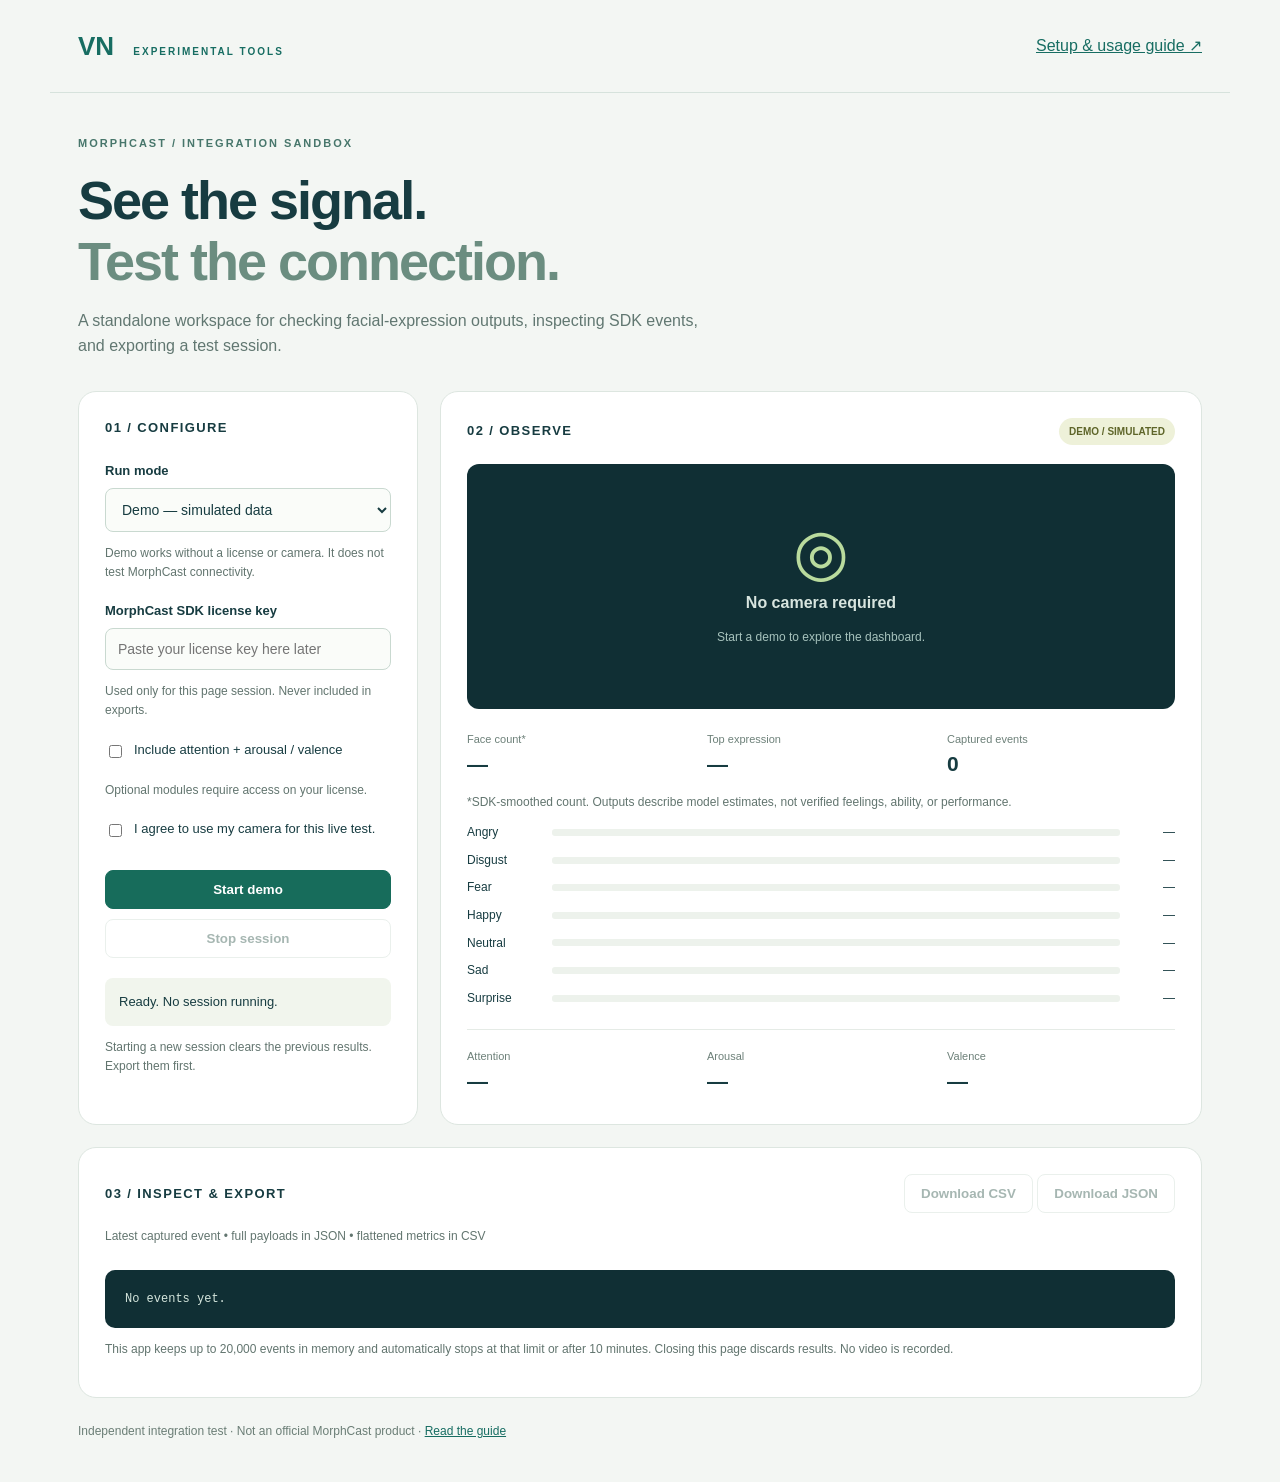
<file: index.html>
<!doctype html>
<html lang="en">
  <head>
    <meta charset="utf-8" />
    <meta name="viewport" content="width=device-width,initial-scale=1" />
    <title>MorphCast Test Lab</title>
    <link rel="stylesheet" href="style.css" />
  </head>
  <body>
    <header>
      <a class="brand" href="index.html">VN <span>EXPERIMENTAL TOOLS</span></a
      ><a href="guide.html">Setup & usage guide ↗</a>
    </header>
    <main>
      <div class="eyebrow">MORPHCAST / INTEGRATION SANDBOX</div>
      <h1>See the signal.<br /><span>Test the connection.</span></h1>
      <p class="intro">
        A standalone workspace for checking facial-expression outputs, inspecting SDK
        events, and exporting a test session.
      </p>
      <div class="layout">
        <section class="panel controls">
          <h2>01 / Configure</h2>
          <label for="mode">Run mode</label
          ><select id="mode">
            <option value="demo">Demo — simulated data</option>
            <option value="live">Live — MorphCast SDK</option>
          </select>
          <p class="hint">
            Demo works without a license or camera. It does not test MorphCast
            connectivity.
          </p>
          <label for="key">MorphCast SDK license key</label
          ><input
            id="key"
            type="password"
            autocomplete="off"
            placeholder="Paste your license key here later"
          />
          <p class="hint">Used only for this page session. Never included in exports.</p>
          <label class="check"
            ><input id="extra" type="checkbox" /> Include attention + arousal /
            valence</label
          >
          <p class="hint">Optional modules require access on your license.</p>
          <label class="check"
            ><input id="consent" type="checkbox" /> I agree to use my camera for this live
            test.</label
          ><button id="start" class="primary">Start demo</button
          ><button id="stop" disabled>Stop session</button>
          <div id="status" role="status" aria-live="polite">
            Ready. No session running.
          </div>
          <p class="hint">
            Starting a new session clears the previous results. Export them first.
          </p>
        </section>
        <section class="panel">
          <div class="sectionhead">
            <h2>02 / Observe</h2>
            <span id="badge" class="badge">DEMO / SIMULATED</span>
          </div>
          <div class="camera">
            <canvas id="camera" hidden></canvas>
            <div id="placeholder">
              <div class="orb">◎</div>
              <strong id="cameraLabel">No camera required</strong>
              <p id="cameraHint">Start a demo to explore the dashboard.</p>
            </div>
          </div>
          <div class="stats">
            <div><small>Face count*</small><strong id="faces">—</strong></div>
            <div><small>Top expression</small><strong id="dominant">—</strong></div>
            <div><small>Captured events</small><strong id="count">0</strong></div>
          </div>
          <p class="hint">
            *SDK-smoothed count. Outputs describe model estimates, not verified feelings,
            ability, or performance.
          </p>
          <div id="bars"></div>
          <div class="stats secondary">
            <div><small>Attention</small><strong id="attention">—</strong></div>
            <div><small>Arousal</small><strong id="arousal">—</strong></div>
            <div><small>Valence</small><strong id="valence">—</strong></div>
          </div>
        </section>
      </div>
      <section class="panel export">
        <div class="sectionhead">
          <div>
            <h2>03 / Inspect & export</h2>
            <p class="hint">
              Latest captured event • full payloads in JSON • flattened metrics in CSV
            </p>
          </div>
          <div>
            <button id="csv" disabled>Download CSV</button>
            <button id="json" disabled>Download JSON</button>
          </div>
        </div>
        <pre id="raw">No events yet.</pre>
        <p class="hint">
          This app keeps up to 20,000 events in memory and automatically stops at that
          limit or after 10 minutes. Closing this page discards results. No video is
          recorded.
        </p>
      </section>
      <footer>
        Independent integration test · Not an official MorphCast product ·
        <a href="guide.html">Read the guide</a>
      </footer>
    </main>
    <script src="config.js"></script>
    <script src="app.js"></script>
  </body>
</html>
</file>
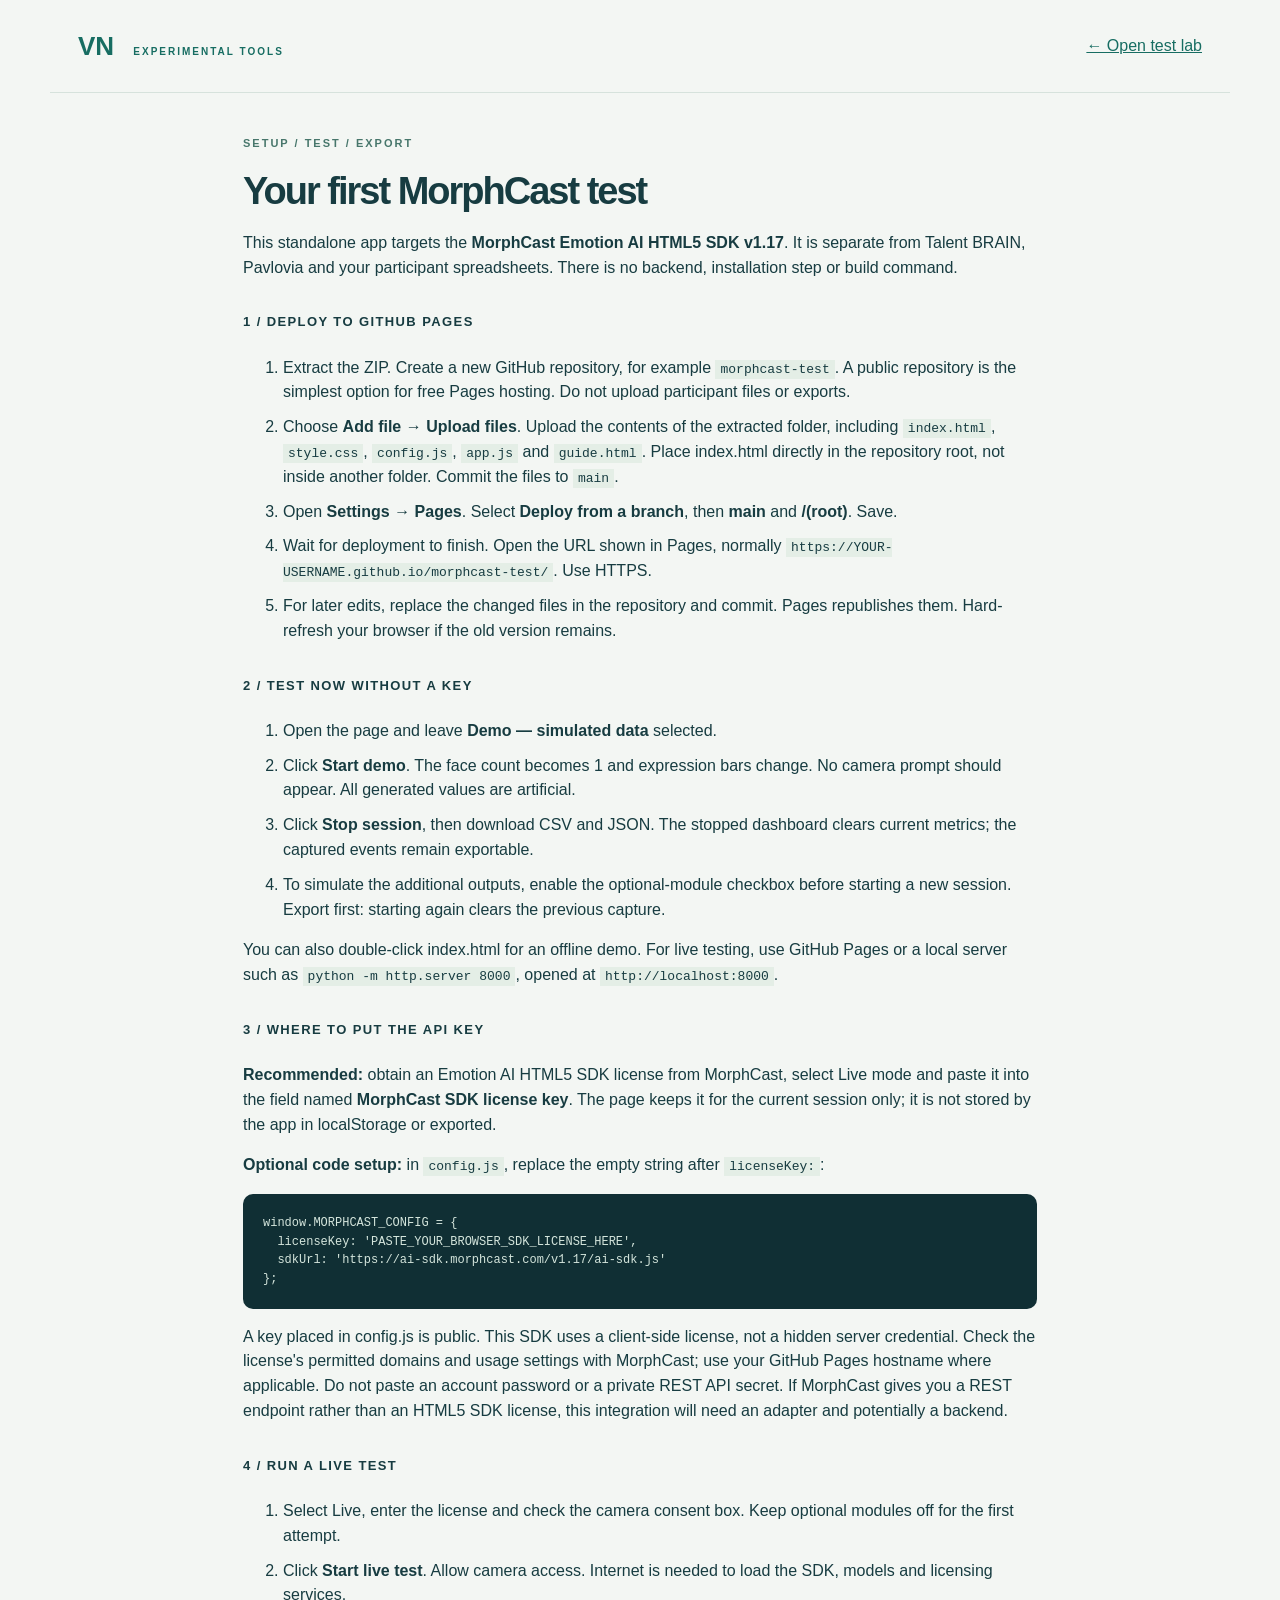
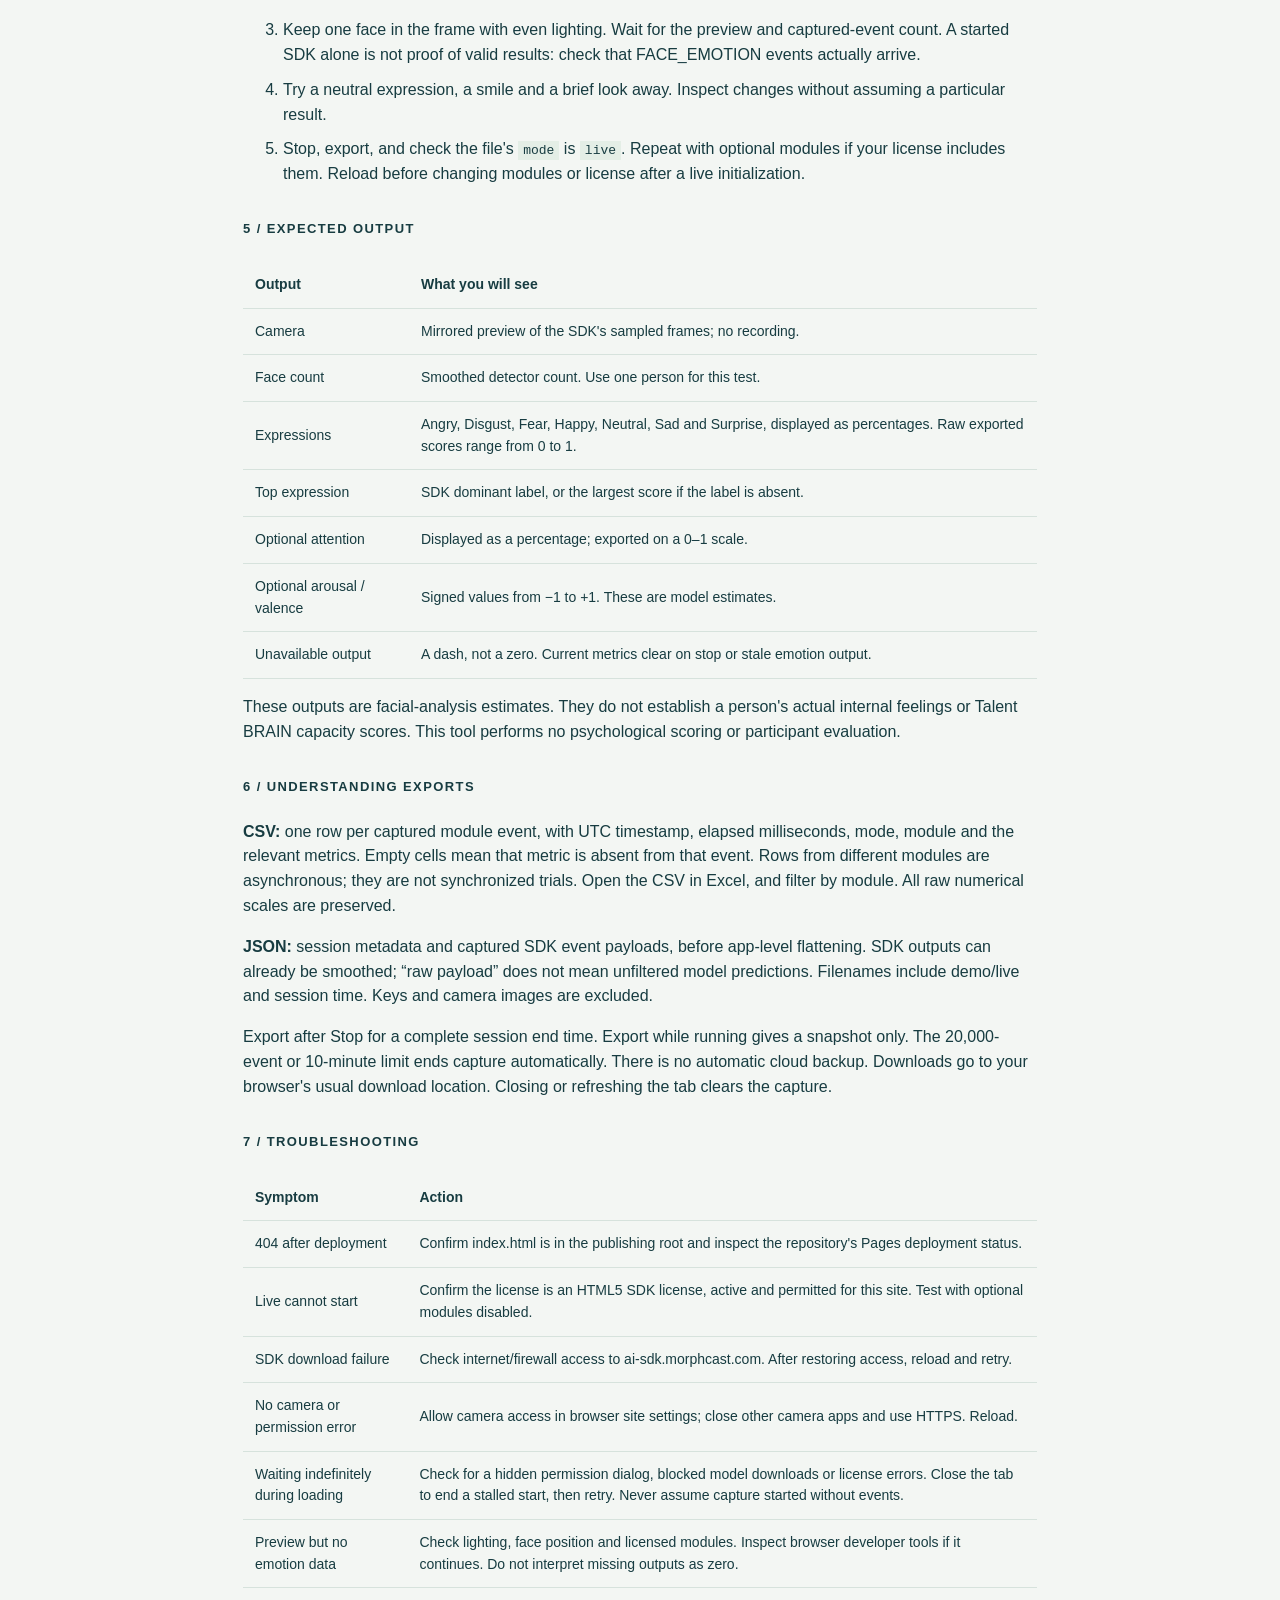
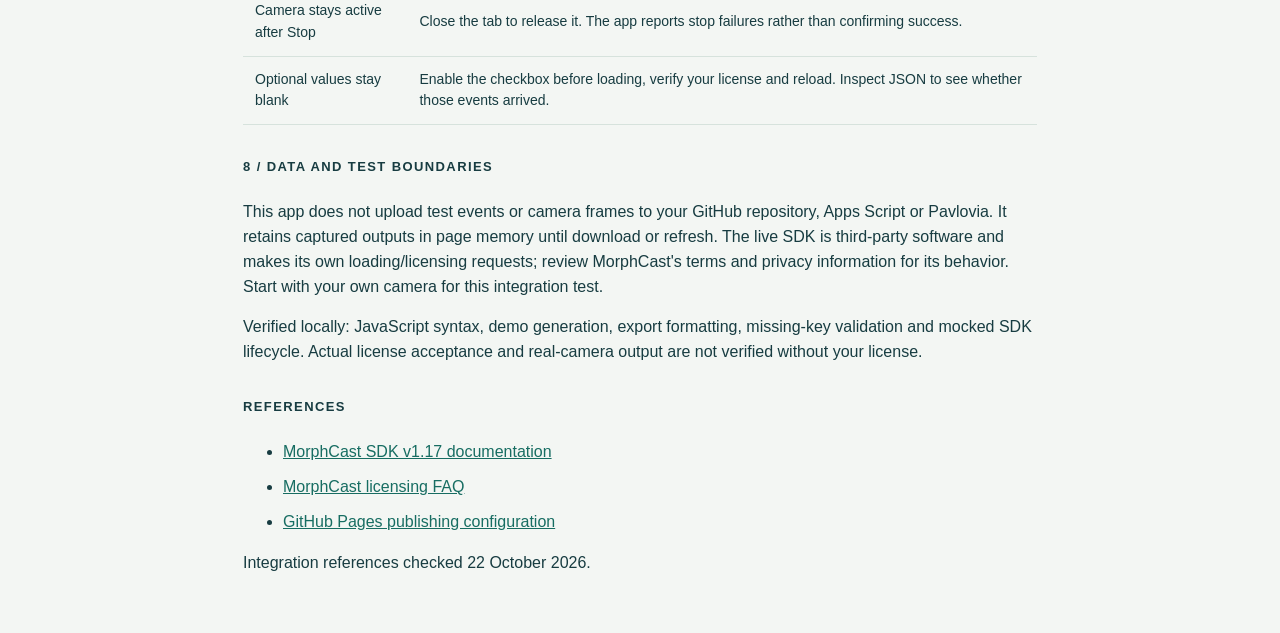
<file: guide.html>
<!doctype html>
<html lang="en">
  <head>
    <meta charset="utf-8" />
    <meta name="viewport" content="width=device-width,initial-scale=1" />
    <title>MorphCast Test Lab — Guide</title>
    <link rel="stylesheet" href="style.css" />
  </head>
  <body>
    <header>
      <a class="brand" href="index.html">VN <span>EXPERIMENTAL TOOLS</span></a
      ><a href="index.html">← Open test lab</a>
    </header>
    <main class="guide">
      <div class="eyebrow">SETUP / TEST / EXPORT</div>
      <h1>Your first MorphCast test</h1>
      <p>
        This standalone app targets the
        <strong>MorphCast Emotion AI HTML5 SDK v1.17</strong>. It is separate from Talent
        BRAIN, Pavlovia and your participant spreadsheets. There is no backend,
        installation step or build command.
      </p>
      <h2>1 / Deploy to GitHub Pages</h2>
      <ol>
        <li>
          Extract the ZIP. Create a new GitHub repository, for example
          <code>morphcast-test</code>. A public repository is the simplest option for free
          Pages hosting. Do not upload participant files or exports.
        </li>
        <li>
          Choose <strong>Add file → Upload files</strong>. Upload the contents of the
          extracted folder, including <code>index.html</code>, <code>style.css</code>,
          <code>config.js</code>, <code>app.js</code> and <code>guide.html</code>. Place
          index.html directly in the repository root, not inside another folder. Commit
          the files to <code>main</code>.
        </li>
        <li>
          Open <strong>Settings → Pages</strong>. Select
          <strong>Deploy from a branch</strong>, then <strong>main</strong> and
          <strong>/(root)</strong>. Save.
        </li>
        <li>
          Wait for deployment to finish. Open the URL shown in Pages, normally
          <code>https://YOUR-USERNAME.github.io/morphcast-test/</code>. Use HTTPS.
        </li>
        <li>
          For later edits, replace the changed files in the repository and commit. Pages
          republishes them. Hard-refresh your browser if the old version remains.
        </li>
      </ol>
      <h2>2 / Test now without a key</h2>
      <ol>
        <li>Open the page and leave <strong>Demo — simulated data</strong> selected.</li>
        <li>
          Click <strong>Start demo</strong>. The face count becomes 1 and expression bars
          change. No camera prompt should appear. All generated values are artificial.
        </li>
        <li>
          Click <strong>Stop session</strong>, then download CSV and JSON. The stopped
          dashboard clears current metrics; the captured events remain exportable.
        </li>
        <li>
          To simulate the additional outputs, enable the optional-module checkbox before
          starting a new session. Export first: starting again clears the previous
          capture.
        </li>
      </ol>
      <p>
        You can also double-click index.html for an offline demo. For live testing, use
        GitHub Pages or a local server such as <code>python -m http.server 8000</code>,
        opened at <code>http://localhost:8000</code>.
      </p>
      <h2>3 / Where to put the API key</h2>
      <p>
        <strong>Recommended:</strong> obtain an Emotion AI HTML5 SDK license from
        MorphCast, select Live mode and paste it into the field named
        <strong>MorphCast SDK license key</strong>. The page keeps it for the current
        session only; it is not stored by the app in localStorage or exported.
      </p>
      <p>
        <strong>Optional code setup:</strong> in <code>config.js</code>, replace the empty
        string after <code>licenseKey:</code>:
      </p>
      <pre>
window.MORPHCAST_CONFIG = {
  licenseKey: 'PASTE_YOUR_BROWSER_SDK_LICENSE_HERE',
  sdkUrl: 'https://ai-sdk.morphcast.com/v1.17/ai-sdk.js'
};</pre>
      <p>
        A key placed in config.js is public. This SDK uses a client-side license, not a
        hidden server credential. Check the license's permitted domains and usage settings
        with MorphCast; use your GitHub Pages hostname where applicable. Do not paste an
        account password or a private REST API secret. If MorphCast gives you a REST
        endpoint rather than an HTML5 SDK license, this integration will need an adapter
        and potentially a backend.
      </p>
      <h2>4 / Run a live test</h2>
      <ol>
        <li>
          Select Live, enter the license and check the camera consent box. Keep optional
          modules off for the first attempt.
        </li>
        <li>
          Click <strong>Start live test</strong>. Allow camera access. Internet is needed
          to load the SDK, models and licensing services.
        </li>
        <li>
          Keep one face in the frame with even lighting. Wait for the preview and
          captured-event count. A started SDK alone is not proof of valid results: check
          that FACE_EMOTION events actually arrive.
        </li>
        <li>
          Try a neutral expression, a smile and a brief look away. Inspect changes without
          assuming a particular result.
        </li>
        <li>
          Stop, export, and check the file's <code>mode</code> is <code>live</code>.
          Repeat with optional modules if your license includes them. Reload before
          changing modules or license after a live initialization.
        </li>
      </ol>
      <h2>5 / Expected output</h2>
      <table>
        <tr>
          <th>Output</th>
          <th>What you will see</th>
        </tr>
        <tr>
          <td>Camera</td>
          <td>Mirrored preview of the SDK's sampled frames; no recording.</td>
        </tr>
        <tr>
          <td>Face count</td>
          <td>Smoothed detector count. Use one person for this test.</td>
        </tr>
        <tr>
          <td>Expressions</td>
          <td>
            Angry, Disgust, Fear, Happy, Neutral, Sad and Surprise, displayed as
            percentages. Raw exported scores range from 0 to 1.
          </td>
        </tr>
        <tr>
          <td>Top expression</td>
          <td>SDK dominant label, or the largest score if the label is absent.</td>
        </tr>
        <tr>
          <td>Optional attention</td>
          <td>Displayed as a percentage; exported on a 0–1 scale.</td>
        </tr>
        <tr>
          <td>Optional arousal / valence</td>
          <td>Signed values from −1 to +1. These are model estimates.</td>
        </tr>
        <tr>
          <td>Unavailable output</td>
          <td>
            A dash, not a zero. Current metrics clear on stop or stale emotion output.
          </td>
        </tr>
      </table>
      <p>
        These outputs are facial-analysis estimates. They do not establish a person's
        actual internal feelings or Talent BRAIN capacity scores. This tool performs no
        psychological scoring or participant evaluation.
      </p>
      <h2>6 / Understanding exports</h2>
      <p>
        <strong>CSV:</strong> one row per captured module event, with UTC timestamp,
        elapsed milliseconds, mode, module and the relevant metrics. Empty cells mean that
        metric is absent from that event. Rows from different modules are asynchronous;
        they are not synchronized trials. Open the CSV in Excel, and filter by module. All
        raw numerical scales are preserved.
      </p>
      <p>
        <strong>JSON:</strong> session metadata and captured SDK event payloads, before
        app-level flattening. SDK outputs can already be smoothed; “raw payload” does not
        mean unfiltered model predictions. Filenames include demo/live and session time.
        Keys and camera images are excluded.
      </p>
      <p>
        Export after Stop for a complete session end time. Export while running gives a
        snapshot only. The 20,000-event or 10-minute limit ends capture automatically.
        There is no automatic cloud backup. Downloads go to your browser's usual download
        location. Closing or refreshing the tab clears the capture.
      </p>
      <h2>7 / Troubleshooting</h2>
      <table>
        <tr>
          <th>Symptom</th>
          <th>Action</th>
        </tr>
        <tr>
          <td>404 after deployment</td>
          <td>
            Confirm index.html is in the publishing root and inspect the repository's
            Pages deployment status.
          </td>
        </tr>
        <tr>
          <td>Live cannot start</td>
          <td>
            Confirm the license is an HTML5 SDK license, active and permitted for this
            site. Test with optional modules disabled.
          </td>
        </tr>
        <tr>
          <td>SDK download failure</td>
          <td>
            Check internet/firewall access to ai-sdk.morphcast.com. After restoring
            access, reload and retry.
          </td>
        </tr>
        <tr>
          <td>No camera or permission error</td>
          <td>
            Allow camera access in browser site settings; close other camera apps and use
            HTTPS. Reload.
          </td>
        </tr>
        <tr>
          <td>Waiting indefinitely during loading</td>
          <td>
            Check for a hidden permission dialog, blocked model downloads or license
            errors. Close the tab to end a stalled start, then retry. Never assume capture
            started without events.
          </td>
        </tr>
        <tr>
          <td>Preview but no emotion data</td>
          <td>
            Check lighting, face position and licensed modules. Inspect browser developer
            tools if it continues. Do not interpret missing outputs as zero.
          </td>
        </tr>
        <tr>
          <td>Camera stays active after Stop</td>
          <td>
            Close the tab to release it. The app reports stop failures rather than
            confirming success.
          </td>
        </tr>
        <tr>
          <td>Optional values stay blank</td>
          <td>
            Enable the checkbox before loading, verify your license and reload. Inspect
            JSON to see whether those events arrived.
          </td>
        </tr>
      </table>
      <h2>8 / Data and test boundaries</h2>
      <p>
        This app does not upload test events or camera frames to your GitHub repository,
        Apps Script or Pavlovia. It retains captured outputs in page memory until download
        or refresh. The live SDK is third-party software and makes its own
        loading/licensing requests; review MorphCast's terms and privacy information for
        its behavior. Start with your own camera for this integration test.
      </p>
      <p>
        Verified locally: JavaScript syntax, demo generation, export formatting,
        missing-key validation and mocked SDK lifecycle. Actual license acceptance and
        real-camera output are not verified without your license.
      </p>
      <h2>References</h2>
      <ul>
        <li>
          <a href="https://ai-sdk.morphcast.com/v1.17/docs/index.html"
            >MorphCast SDK v1.17 documentation</a
          >
        </li>
        <li>
          <a href="https://www.morphcast.com/learn/emotion-ai-html5-sdk-faq/"
            >MorphCast licensing FAQ</a
          >
        </li>
        <li>
          <a
            href="https://docs.github.com/en/pages/getting-started-with-github-pages/configuring-a-publishing-source-for-your-github-pages-site"
            >GitHub Pages publishing configuration</a
          >
        </li>
      </ul>
      <p>Integration references checked 22 October 2026.</p>
    </main>
  </body>
</html>
</file>
<file: style.css>
:root {
  font-family: Inter, Arial, sans-serif;
  color: #173c41;
  background: #f3f6f3;
  line-height: 1.55;
}
* {
  box-sizing: border-box;
}
body {
  margin: 0;
}
header,
main {
  max-width: 1180px;
  margin: auto;
}
header {
  padding: 26px 28px;
  display: flex;
  justify-content: space-between;
  align-items: center;
  border-bottom: 1px solid #d6e2dc;
}
a {
  color: #176d62;
}
.brand {
  text-decoration: none;
  font-size: 26px;
  font-weight: 800;
}
.brand span {
  font-size: 10px;
  letter-spacing: 2px;
  margin-left: 12px;
}
main {
  padding: 42px 28px;
}
.eyebrow {
  font-size: 11px;
  letter-spacing: 2px;
  color: #47766b;
  font-weight: bold;
}
h1 {
  font-size: 54px;
  line-height: 1.12;
  letter-spacing: -2px;
  margin: 18px 0;
}
h1 span {
  color: #6b8d80;
}
.intro {
  max-width: 650px;
  color: #617771;
  margin-bottom: 32px;
}
.layout {
  display: grid;
  grid-template-columns: 340px 1fr;
  gap: 22px;
}
.panel {
  background: white;
  border: 1px solid #dde6e0;
  border-radius: 18px;
  padding: 26px;
}
h2 {
  font-size: 13px;
  text-transform: uppercase;
  letter-spacing: 1.4px;
  margin: 0 0 23px;
}
.controls label:not(.check) {
  display: block;
  margin-top: 20px;
  font-size: 13px;
  font-weight: bold;
}
select,
input[type="password"] {
  width: 100%;
  padding: 12px;
  border: 1px solid #c9d9d0;
  border-radius: 8px;
  background: #fafcf9;
  color: #173c41;
  font-size: 14px;
  margin-top: 7px;
}
.hint {
  font-size: 12px;
  color: #62756f;
}
.check {
  display: flex;
  gap: 9px;
  align-items: flex-start;
  font-size: 13px;
  margin: 20px 0;
}
.check input {
  margin-top: 5px;
  accent-color: #166c5b;
}
button {
  border: 1px solid #cbdad1;
  border-radius: 8px;
  padding: 11px 16px;
  background: white;
  color: #234c40;
  cursor: pointer;
  font-weight: bold;
}
button:disabled {
  opacity: 0.4;
  cursor: default;
}
.controls button {
  width: 100%;
  margin-top: 10px;
}
.primary {
  background: #176c5b;
  color: white;
  border-color: #176c5b;
}
#status {
  padding: 14px;
  background: #f1f5ed;
  border-radius: 8px;
  font-size: 13px;
  margin-top: 20px;
  overflow-wrap: anywhere;
}
.sectionhead {
  display: flex;
  justify-content: space-between;
  gap: 12px;
  align-items: baseline;
}
.badge {
  font-size: 10px;
  font-weight: bold;
  padding: 6px 10px;
  border-radius: 30px;
  background: #eef1d9;
  color: #5e6529;
}
.camera {
  height: 245px;
  background: #102f34;
  border-radius: 12px;
  display: grid;
  place-items: center;
  color: #d8e5df;
  overflow: hidden;
  text-align: center;
}
.camera canvas {
  max-height: 245px;
  max-width: 100%;
  transform: scaleX(-1);
}
.camera p {
  font-size: 12px;
  color: #a7c3bd;
}
.orb {
  font-size: 64px;
  color: #b9db9d;
  line-height: 1.2;
}
.stats {
  display: grid;
  grid-template-columns: repeat(3, 1fr);
  gap: 12px;
  margin-top: 22px;
}
.stats small {
  display: block;
  font-size: 11px;
  color: #6d8079;
}
.stats strong {
  font-size: 21px;
}
.secondary {
  border-top: 1px solid #e5ebe6;
  padding-top: 18px;
}
.barrow {
  display: grid;
  grid-template-columns: 75px 1fr 45px;
  align-items: center;
  gap: 10px;
  font-size: 12px;
  margin: 9px 0;
}
.track {
  background: #edf2ec;
  border-radius: 3px;
  height: 7px;
  overflow: hidden;
}
.fill {
  background: #72a58b;
  width: 0;
  height: 100%;
  transition: width 0.2s;
}
.barrow output {
  text-align: right;
}
.export {
  margin-top: 22px;
}
pre {
  background: #102f34;
  color: #d4e5dc;
  border-radius: 10px;
  padding: 20px;
  max-height: 270px;
  overflow: auto;
  font-size: 12px;
  white-space: pre-wrap;
  overflow-wrap: anywhere;
}
footer {
  font-size: 12px;
  color: #6b7e76;
  margin-top: 24px;
}
.guide {
  max-width: 850px;
}
.guide h1 {
  font-size: 38px;
}
.guide h2 {
  margin-top: 32px;
}
.guide table {
  border-collapse: collapse;
  width: 100%;
  font-size: 14px;
}
.guide td,
.guide th {
  text-align: left;
  padding: 12px;
  border-bottom: 1px solid #d6e2dc;
}
.guide code {
  background: #e4eee6;
  padding: 2px 5px;
}
.guide li {
  margin: 10px 0;
}
@media (max-width: 760px) {
  .layout {
    grid-template-columns: 1fr;
  }
  h1 {
    font-size: 40px;
  }
  .sectionhead {
    flex-wrap: wrap;
  }
  header {
    font-size: 12px;
  }
  .brand span {
    display: none;
  }
  main {
    padding: 30px 16px;
  }
  .panel {
    padding: 20px;
  }
  .stats strong {
    font-size: 18px;
  }
}
</file>
